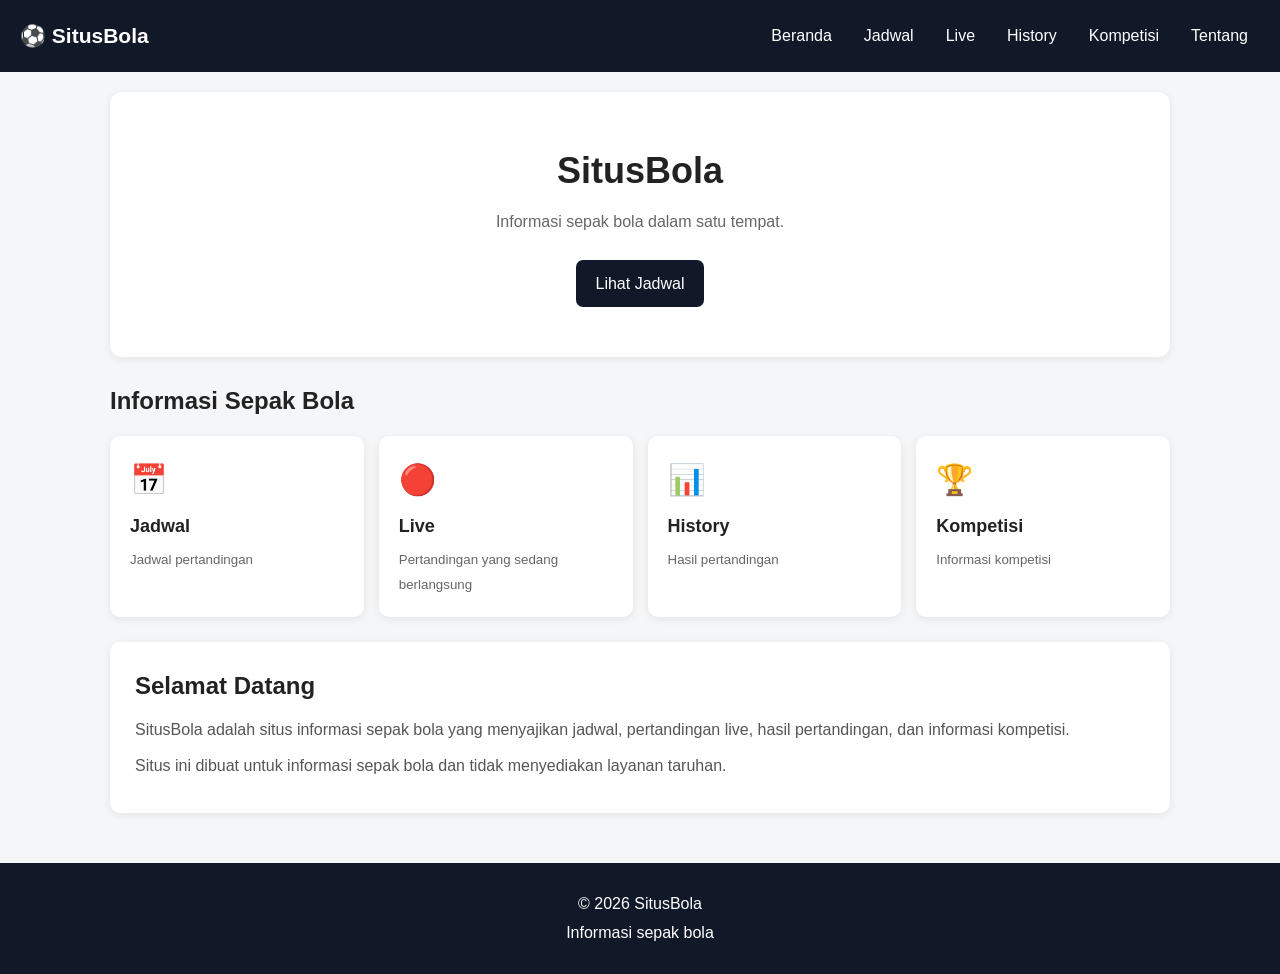
<file: index.html>
<!DOCTYPE html>
<html lang="id">

<head>
    <meta charset="UTF-8">

    <meta name="viewport"
          content="width=device-width, initial-scale=1.0">

    <title>SitusBola - Beranda</title>

    <link rel="stylesheet"
          href="style.css">
</head>

<body>

    <!-- HEADER -->
    <header class="header">

        <div class="logo">
            ⚽ SitusBola
        </div>

        <button id="menuButton"
                class="menu-button"
                type="button">
            ☰
        </button>

        <nav id="mainMenu"
             class="main-menu">

            <a href="index.html">
                Beranda
            </a>

            <a href="jadwal.html">
                Jadwal
            </a>

            <a href="live.html">
                Live
            </a>

            <a href="history.html">
                History
            </a>

            <a href="kompetisi.html">
                Kompetisi
            </a>

            <a href="tentang.html">
                Tentang
            </a>

        </nav>

    </header>


    <!-- KONTEN UTAMA -->
    <main class="container">

        <section class="hero">

            <h1>
                SitusBola
            </h1>

            <p>
                Informasi sepak bola dalam satu tempat.
            </p>

            <a class="hero-button"
               href="jadwal.html">
                Lihat Jadwal
            </a>

        </section>


        <!-- MENU CEPAT -->
        <section class="quick-menu">

            <h2>
                Informasi Sepak Bola
            </h2>

            <div class="quick-grid">

                <a href="jadwal.html"
                   class="quick-card">

                    <span class="quick-icon">
                        📅
                    </span>

                    <strong>
                        Jadwal
                    </strong>

                    <small>
                        Jadwal pertandingan
                    </small>

                </a>


                <a href="live.html"
                   class="quick-card">

                    <span class="quick-icon">
                        🔴
                    </span>

                    <strong>
                        Live
                    </strong>

                    <small>
                        Pertandingan yang sedang berlangsung
                    </small>

                </a>


                <a href="history.html"
                   class="quick-card">

                    <span class="quick-icon">
                        📊
                    </span>

                    <strong>
                        History
                    </strong>

                    <small>
                        Hasil pertandingan
                    </small>

                </a>


                <a href="kompetisi.html"
                   class="quick-card">

                    <span class="quick-icon">
                        🏆
                    </span>

                    <strong>
                        Kompetisi
                    </strong>

                    <small>
                        Informasi kompetisi
                    </small>

                </a>

            </div>

        </section>


        <!-- INFORMASI -->
        <section class="info-box">

            <h2>
                Selamat Datang
            </h2>

            <p>
                SitusBola adalah situs informasi sepak bola
                yang menyajikan jadwal, pertandingan live,
                hasil pertandingan, dan informasi kompetisi.
            </p>

            <p>
                Situs ini dibuat untuk informasi sepak bola
                dan tidak menyediakan layanan taruhan.
            </p>

        </section>

    </main>


    <!-- FOOTER -->
    <footer class="footer">

        <p>
            © 2026 SitusBola
        </p>

        <p>
            Informasi sepak bola
        </p>

    </footer>


    <!-- JAVASCRIPT -->
    <script src="script.js"></script>

</body>

</html>
</file>
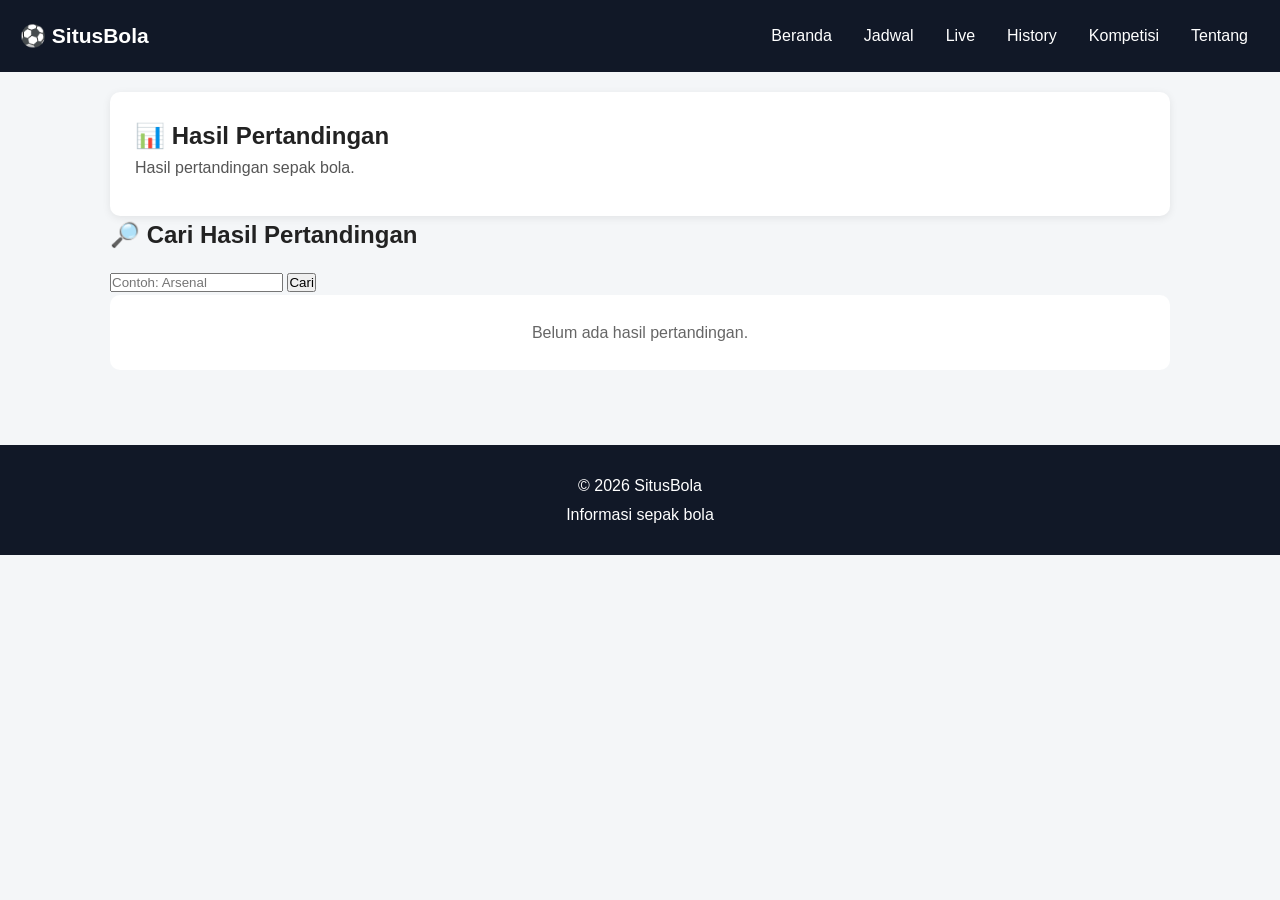
<file: history.html>
<!DOCTYPE html>
<html lang="id">

<head>
    <meta charset="UTF-8">

    <meta name="viewport"
          content="width=device-width, initial-scale=1.0">

    <title>SitusBola - History</title>

    <link rel="stylesheet"
          href="style.css">
</head>

<body>

    <!-- HEADER -->
    <header class="header">

        <div class="logo">
            ⚽ SitusBola
        </div>

        <button id="menuButton"
                class="menu-button"
                type="button">
            ☰
        </button>

        <nav id="mainMenu"
             class="main-menu">

            <a href="index.html">Beranda</a>

            <a href="jadwal.html">Jadwal</a>

            <a href="live.html">Live</a>

            <a href="history.html">History</a>

            <a href="kompetisi.html">Kompetisi</a>

            <a href="tentang.html">Tentang</a>

        </nav>

    </header>


    <!-- KONTEN -->
    <main class="container">

        <section class="info-box">

            <h1>
                📊 Hasil Pertandingan
            </h1>

            <p>
                Hasil pertandingan sepak bola.
            </p>

        </section>


        <section class="quick-menu">

<div class="search-box">

    <h2>🔎 Cari Hasil Pertandingan</h2>

    <div class="search-form">

        <input
            type="text"
            id="historySearch"
            placeholder="Contoh: Arsenal"
            autocomplete="off">

        <button
            type="button"
            id="historySearchButton">
            Cari
        </button>

    </div>

</div>

            <div id="history-api">

                <div class="loading">
                    ⏳ Memuat hasil pertandingan...
                </div>

            </div>

        </section>

    </main>


    <!-- FOOTER -->
    <footer class="footer">

        <p>
            © 2026 SitusBola
        </p>

        <p>
            Informasi sepak bola
        </p>

    </footer>


    <script src="script.js"></script>


    <script>

        document.addEventListener(
            "DOMContentLoaded",
            function () {

                initPage("history");

            }
        );

    </script>

</body>

</html>
</file>
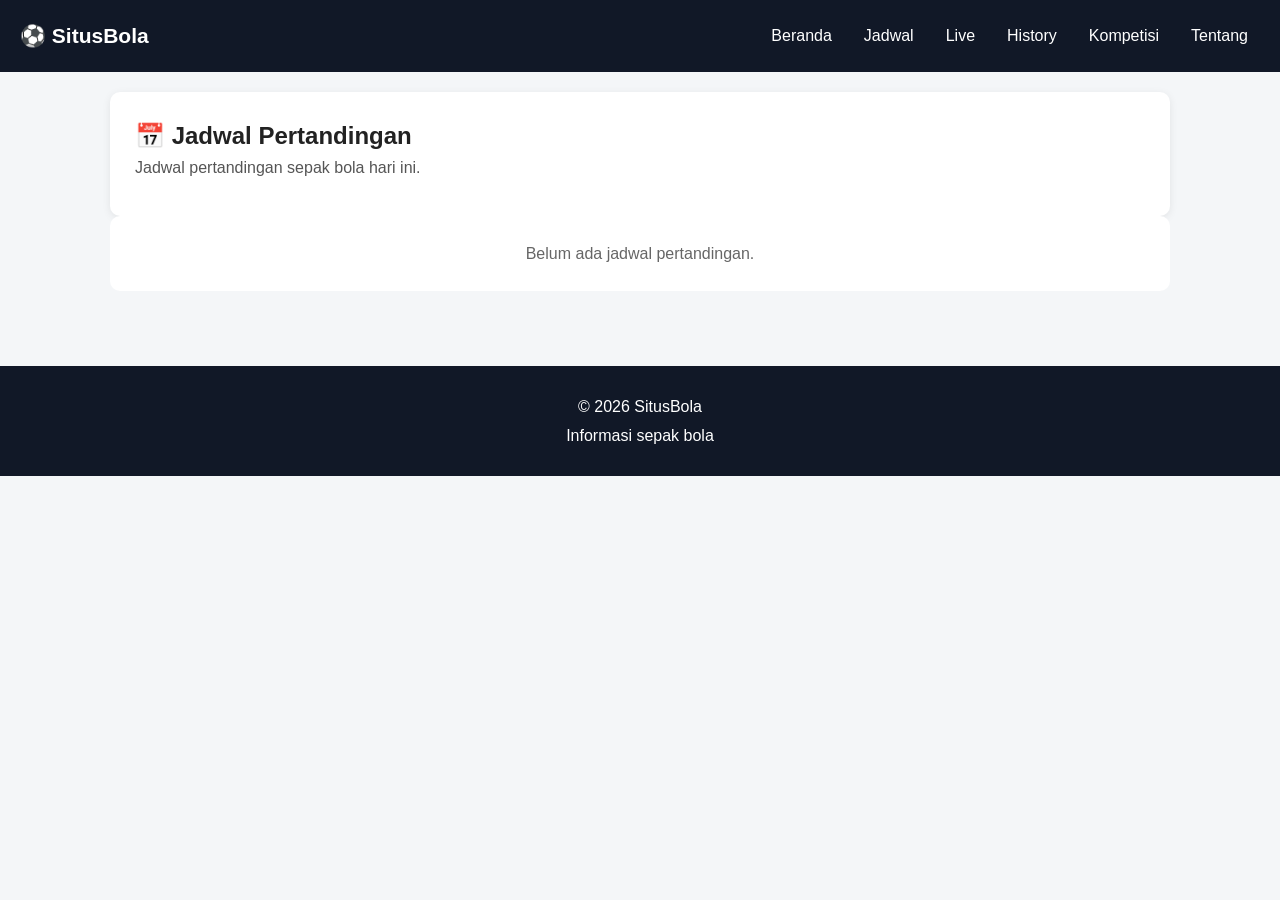
<file: jadwal.html>
<!DOCTYPE html>
<html lang="id">

<head>
    <meta charset="UTF-8">

    <meta name="viewport"
          content="width=device-width, initial-scale=1.0">

    <title>SitusBola - Jadwal</title>

    <link rel="stylesheet"
          href="style.css">
</head>

<body>

    <!-- HEADER -->
    <header class="header">

        <div class="logo">
            ⚽ SitusBola
        </div>

        <button id="menuButton"
                class="menu-button"
                type="button">
            ☰
        </button>

        <nav id="mainMenu"
             class="main-menu">

            <a href="index.html">Beranda</a>

            <a href="jadwal.html">Jadwal</a>

            <a href="live.html">Live</a>

            <a href="history.html">History</a>

            <a href="kompetisi.html">Kompetisi</a>

            <a href="tentang.html">Tentang</a>

        </nav>

    </header>


    <!-- KONTEN -->
    <main class="container">

        <section class="info-box">

            <h1>
                📅 Jadwal Pertandingan
            </h1>

            <p>
                Jadwal pertandingan sepak bola hari ini.
            </p>

        </section>


        <section class="quick-menu">

            <div id="jadwal-api">

                <div class="loading">
                    ⏳ Memuat jadwal...
                </div>

            </div>

        </section>

    </main>


    <!-- FOOTER -->
    <footer class="footer">

        <p>
            © 2026 SitusBola
        </p>

        <p>
            Informasi sepak bola
        </p>

    </footer>


    <script src="script.js"></script>


    <script>

        document.addEventListener(
            "DOMContentLoaded",
            function () {

                initPage("schedule");

            }
        );

    </script>

</body>

</html>
</file>
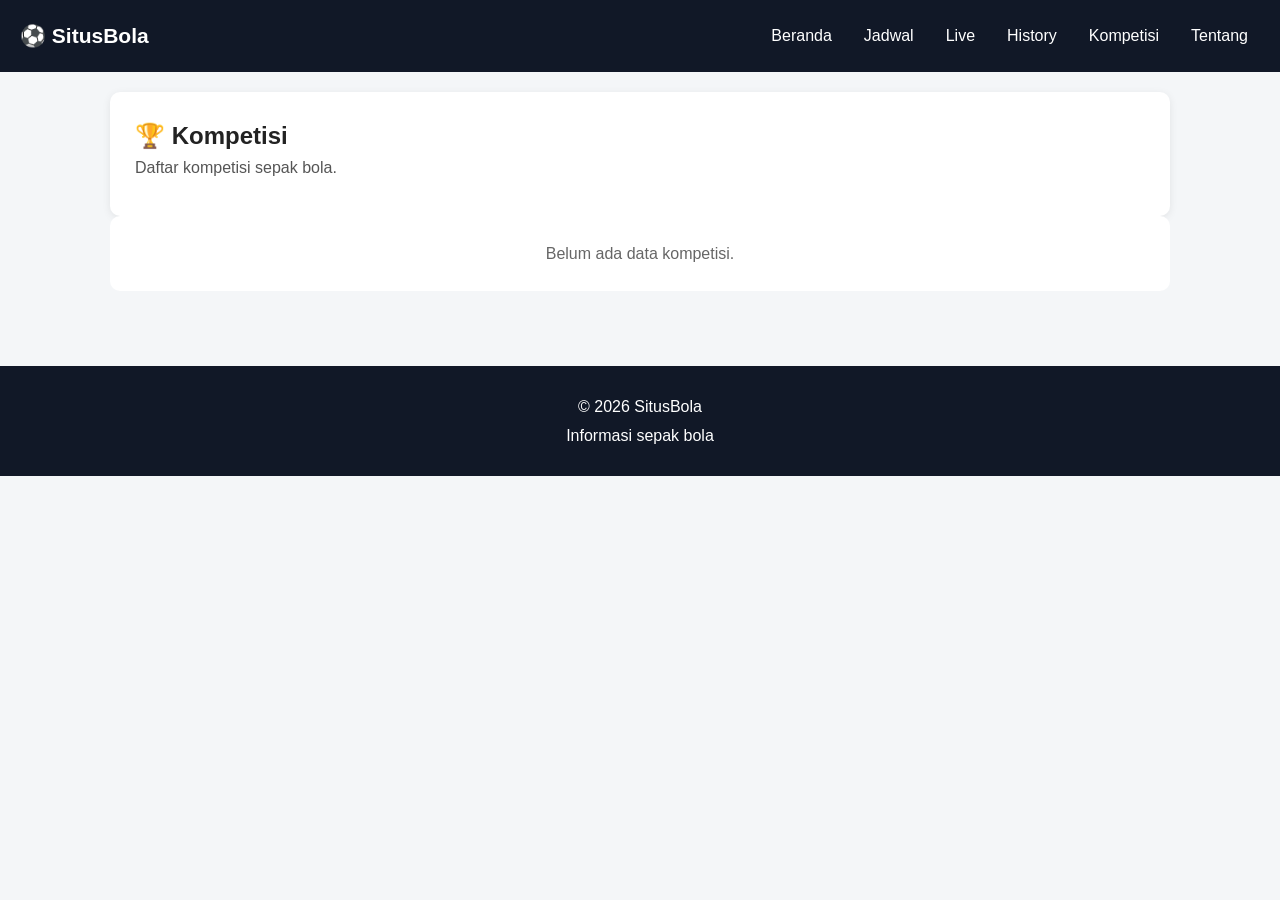
<file: kompetisi.html>
<!DOCTYPE html>
<html lang="id">

<head>
    <meta charset="UTF-8">

    <meta name="viewport"
          content="width=device-width, initial-scale=1.0">

    <title>SitusBola - Kompetisi</title>

    <link rel="stylesheet"
          href="style.css">
</head>

<body>

    <!-- HEADER -->
    <header class="header">

        <div class="logo">
            ⚽ SitusBola
        </div>

        <button id="menuButton"
                class="menu-button"
                type="button">
            ☰
        </button>

        <nav id="mainMenu"
             class="main-menu">

            <a href="index.html">Beranda</a>

            <a href="jadwal.html">Jadwal</a>

            <a href="live.html">Live</a>

            <a href="history.html">History</a>

            <a href="kompetisi.html">Kompetisi</a>

            <a href="tentang.html">Tentang</a>

        </nav>

    </header>


    <!-- KONTEN -->
    <main class="container">

        <section class="info-box">

            <h1>
                🏆 Kompetisi
            </h1>

            <p>
                Daftar kompetisi sepak bola.
            </p>

        </section>


        <section class="quick-menu">

            <div id="competition-api">

                <div class="loading">
                    ⏳ Memuat kompetisi...
                </div>

            </div>

        </section>

    </main>


    <!-- FOOTER -->
    <footer class="footer">

        <p>
            © 2026 SitusBola
        </p>

        <p>
            Informasi sepak bola
        </p>

    </footer>


    <script src="script.js"></script>


    <script>

        document.addEventListener(
            "DOMContentLoaded",
            function () {

                initPage("competition");

            }
        );

    </script>

</body>

</html>
</file>
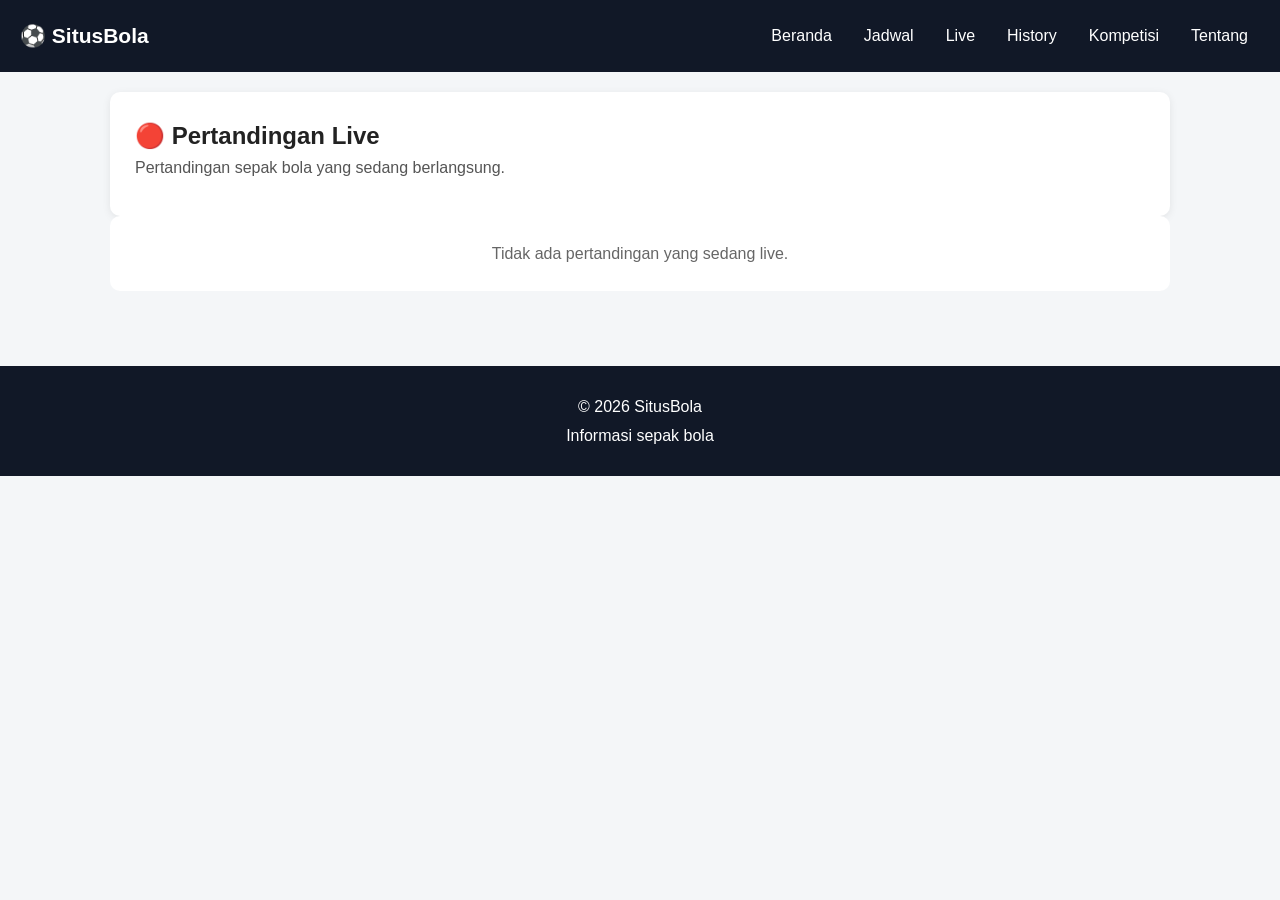
<file: live.html>
<!DOCTYPE html>
<html lang="id">

<head>
    <meta charset="UTF-8">

    <meta name="viewport"
          content="width=device-width, initial-scale=1.0">

    <title>SitusBola - Live</title>

    <link rel="stylesheet"
          href="style.css">
</head>

<body>

    <!-- HEADER -->
    <header class="header">

        <div class="logo">
            ⚽ SitusBola
        </div>

        <button id="menuButton"
                class="menu-button"
                type="button">
            ☰
        </button>

        <nav id="mainMenu"
             class="main-menu">

            <a href="index.html">Beranda</a>

            <a href="jadwal.html">Jadwal</a>

            <a href="live.html">Live</a>

            <a href="history.html">History</a>

            <a href="kompetisi.html">Kompetisi</a>

            <a href="tentang.html">Tentang</a>

        </nav>

    </header>


    <!-- KONTEN -->
    <main class="container">

        <section class="info-box">

            <h1>
                🔴 Pertandingan Live
            </h1>

            <p>
                Pertandingan sepak bola yang sedang berlangsung.
            </p>

        </section>


        <section class="quick-menu">

            <div id="live-api">

                <div class="loading">
                    ⏳ Memeriksa pertandingan live...
                </div>

            </div>

        </section>

    </main>


    <!-- FOOTER -->
    <footer class="footer">

        <p>
            © 2026 SitusBola
        </p>

        <p>
            Informasi sepak bola
        </p>

    </footer>


    <script src="script.js"></script>


    <script>

        document.addEventListener(
            "DOMContentLoaded",
            function () {

                initPage("live");

            }
        );

    </script>

</body>

</html>
</file>
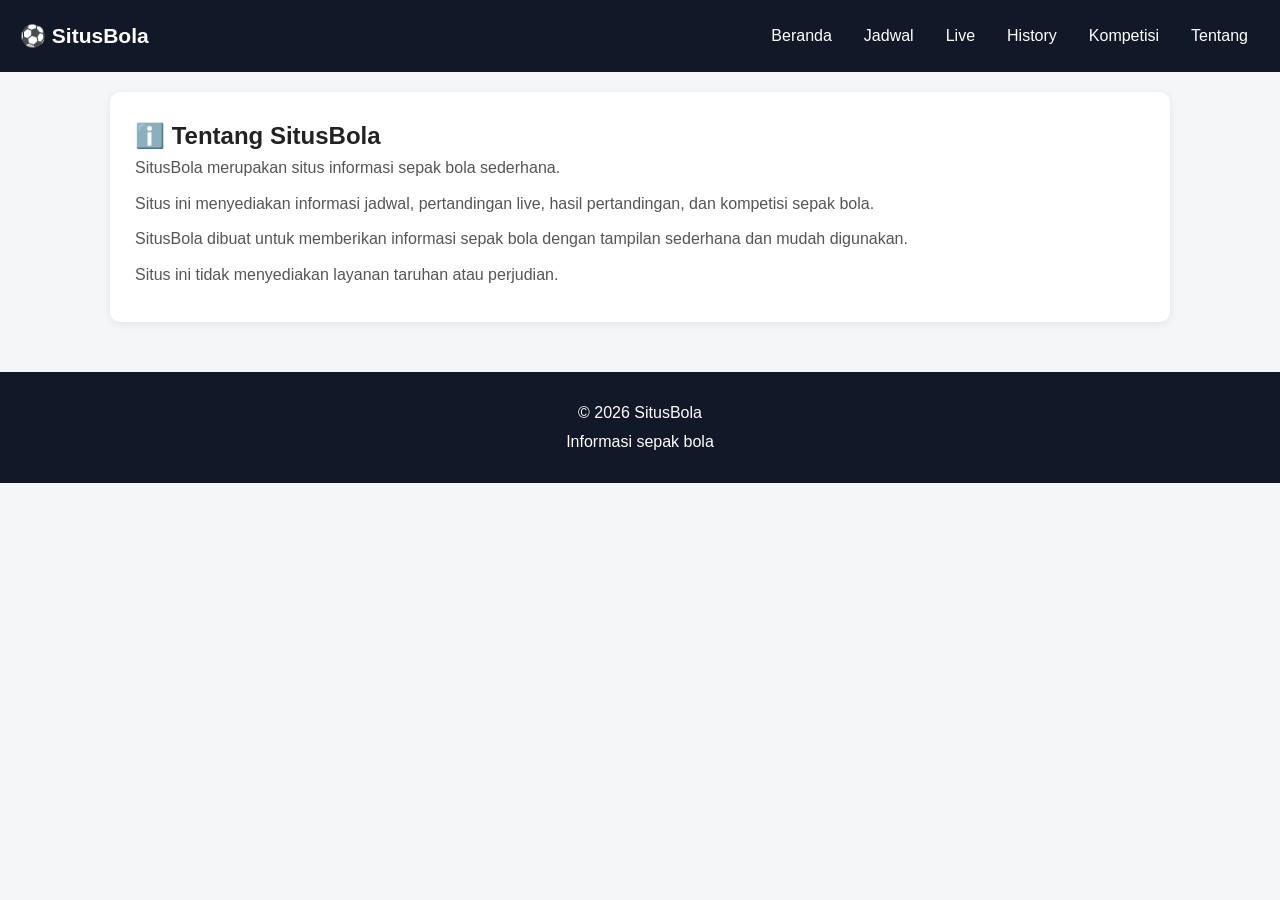
<file: tentang.html>
<!DOCTYPE html>
<html lang="id">

<head>
    <meta charset="UTF-8">

    <meta name="viewport"
          content="width=device-width, initial-scale=1.0">

    <title>SitusBola - Tentang</title>

    <link rel="stylesheet"
          href="style.css">
</head>

<body>

    <header class="header">

        <div class="logo">
            ⚽ SitusBola
        </div>

        <button id="menuButton"
                class="menu-button"
                type="button">
            ☰
        </button>

        <nav id="mainMenu"
             class="main-menu">

            <a href="index.html">Beranda</a>

            <a href="jadwal.html">Jadwal</a>

            <a href="live.html">Live</a>

            <a href="history.html">History</a>

            <a href="kompetisi.html">Kompetisi</a>

            <a href="tentang.html">Tentang</a>

        </nav>

    </header>


    <main class="container">

        <section class="info-box">

            <h1>
                ℹ️ Tentang SitusBola
            </h1>

            <p>
                SitusBola merupakan situs informasi
                sepak bola sederhana.
            </p>

            <p>
                Situs ini menyediakan informasi jadwal,
                pertandingan live, hasil pertandingan,
                dan kompetisi sepak bola.
            </p>

            <p>
                SitusBola dibuat untuk memberikan
                informasi sepak bola dengan tampilan
                sederhana dan mudah digunakan.
            </p>

            <p>
                Situs ini tidak menyediakan layanan
                taruhan atau perjudian.
            </p>

        </section>

    </main>


    <footer class="footer">

        <p>
            © 2026 SitusBola
        </p>

        <p>
            Informasi sepak bola
        </p>

    </footer>


    <script src="script.js"></script>

</body>

</html>
</file>
<file: style.css>
/* =====================================================
   SITUSBOLA
   STYLE UTAMA
   ===================================================== */

* {
    box-sizing: border-box;
    margin: 0;
    padding: 0;
}

body {
    font-family: Arial, sans-serif;
    background: #f4f6f8;
    color: #222;
    line-height: 1.6;
}


/* =====================================================
   HEADER
   ===================================================== */

.header {
    position: relative;
    display: flex;
    align-items: center;
    justify-content: space-between;
    padding: 15px 20px;
    background: #111827;
    color: white;
}

.logo {
    font-size: 21px;
    font-weight: bold;
}

.menu-button {
    display: none;
    border: none;
    background: transparent;
    color: white;
    font-size: 28px;
    cursor: pointer;
}


/* =====================================================
   MENU
   ===================================================== */

.main-menu {
    display: flex;
    gap: 8px;
}

.main-menu a {
    color: white;
    text-decoration: none;
    padding: 8px 12px;
    border-radius: 6px;
}

.main-menu a:hover {
    background: #374151;
}


/* =====================================================
   KONTEN
   ===================================================== */

.container {
    width: 100%;
    max-width: 1100px;
    margin: auto;
    padding: 20px;
}


/* =====================================================
   HERO
   ===================================================== */

.hero {
    text-align: center;
    padding: 50px 20px;
    margin-bottom: 25px;
    background: white;
    border-radius: 12px;
    box-shadow: 0 2px 8px rgba(0, 0, 0, 0.08);
}

.hero h1 {
    font-size: 36px;
    margin-bottom: 10px;
}

.hero p {
    color: #666;
    margin-bottom: 25px;
}

.hero-button {
    display: inline-block;
    padding: 11px 20px;
    background: #111827;
    color: white;
    text-decoration: none;
    border-radius: 7px;
}


/* =====================================================
   MENU CEPAT
   ===================================================== */

.quick-menu {
    margin-bottom: 25px;
}

.quick-menu h2 {
    margin-bottom: 15px;
}

.quick-grid {
    display: grid;
    grid-template-columns: repeat(4, 1fr);
    gap: 15px;
}

.quick-card {
    display: block;
    padding: 20px;
    background: white;
    color: #222;
    text-decoration: none;
    border-radius: 10px;
    box-shadow: 0 2px 8px rgba(0, 0, 0, 0.08);
}

.quick-card:hover {
    transform: translateY(-2px);
}

.quick-icon {
    display: block;
    font-size: 30px;
    margin-bottom: 8px;
}

.quick-card strong {
    display: block;
    font-size: 18px;
    margin-bottom: 5px;
}

.quick-card small {
    color: #666;
}


/* =====================================================
   INFORMASI
   ===================================================== */

.info-box {
    background: white;
    padding: 25px;
    border-radius: 10px;
    box-shadow: 0 2px 8px rgba(0, 0, 0, 0.08);
}

.info-box h2 {
    margin-bottom: 12px;
}

.info-box p {
    margin-bottom: 10px;
    color: #555;
}


/* =====================================================
   FOOTER
   ===================================================== */

.footer {
    margin-top: 30px;
    padding: 25px 20px;
    text-align: center;
    background: #111827;
    color: white;
}

.footer p {
    margin: 3px 0;
}


/* =====================================================
   HP / MOBILE
   ===================================================== */

@media (max-width: 700px) {

    .header {
        padding: 13px 16px;
    }

    .menu-button {
        display: block;
    }

    .main-menu {
        display: none;
        position: absolute;
        top: 100%;
        left: 0;
        right: 0;
        z-index: 1000;
        flex-direction: column;
        gap: 0;
        background: #111827;
        padding: 8px;
    }

    .main-menu.show {
        display: flex;
    }

    .main-menu a {
        padding: 12px;
    }

    .container {
        padding: 15px;
    }

    .hero {
        padding: 40px 15px;
    }

    .hero h1 {
        font-size: 30px;
    }

    .quick-grid {
        grid-template-columns: repeat(2, 1fr);
        gap: 10px;
    }

    .quick-card {
        padding: 15px;
    }

    .quick-icon {
        font-size: 26px;
    }

}

/* =====================================================
   KARTU PERTANDINGAN
   ===================================================== */

.match-card {
    background: white;
    margin-top: 15px;
    padding: 15px;
    border-radius: 10px;
    box-shadow: 0 2px 8px rgba(0, 0, 0, 0.08);
}

.match-status {
    display: inline-block;
    padding: 4px 9px;
    margin-bottom: 12px;
    border-radius: 5px;
    font-size: 12px;
    font-weight: bold;
}

.match-status.live {
    background: #fee2e2;
}

.match-status.finished {
    background: #e5e7eb;
}

.match-status.scheduled {
    background: #e0f2fe;
}

.match-teams {
    display: grid;
    grid-template-columns: 1fr auto 1fr;
    align-items: center;
    gap: 10px;
}

.team {
    display: flex;
    align-items: center;
    gap: 8px;
}

.team:last-child {
    justify-content: flex-end;
    text-align: right;
}

.team img {
    width: 42px;
    height: 42px;
    object-fit: contain;
    flex-shrink: 0;
}

.team span {
    font-weight: bold;
    font-size: 14px;
}

.score {
    display: flex;
    align-items: center;
    gap: 8px;
    font-size: 20px;
    white-space: nowrap;
}

.match-info {
    margin-top: 12px;
    padding-top: 10px;
    border-top: 1px solid #eee;
    color: #666;
    font-size: 13px;
    text-align: center;
}

.loading {
    padding: 25px;
    background: white;
    border-radius: 10px;
    text-align: center;
    color: #666;
}


/* =====================================================
   KARTU PERTANDINGAN DI HP
   ===================================================== */

@media (max-width: 500px) {

    .match-teams {
        gap: 5px;
    }

    .team img {
        width: 36px;
        height: 36px;
    }

    .team span {
        font-size: 12px;
    }

    .score {
        font-size: 17px;
        gap: 5px;
    }

}
</file>
